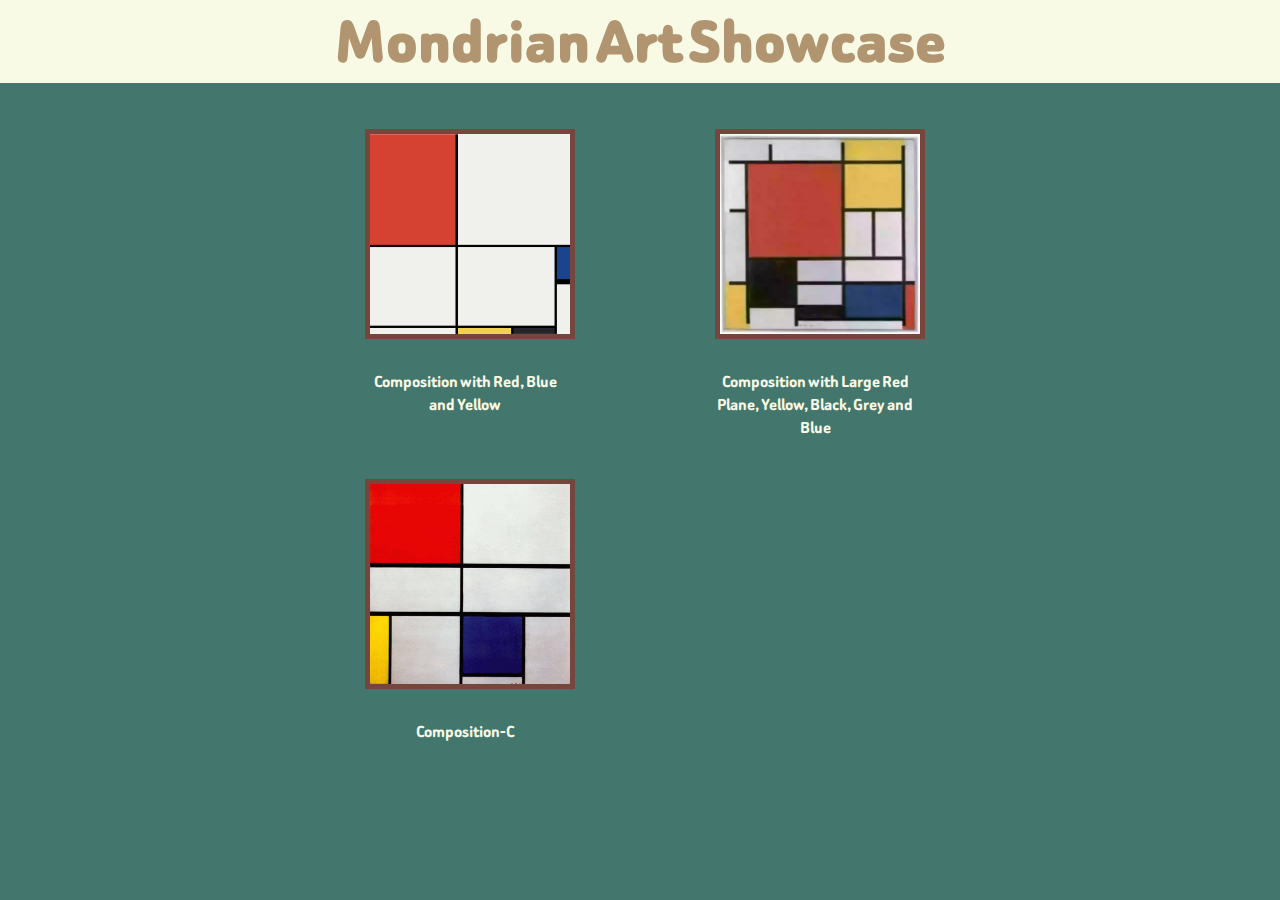
<file: index.html>
<!DOCTYPE html>
<html lang="en">
<head>
    <meta charset="UTF-8">
    <meta name="viewport" content="width=device-width, initial-scale=1.0">
    <title>Showcase</title>
    <link rel="stylesheet" href="style.css" />
</head>
<body>
    <div id="main">
        <h1 id="header">Mondrian Art Showcase</h1>
        <div class="grid-container">
            <a href="./Art/Composition-RBY.html">
                <div class="description">
                    <img class="art" src="./Images/Composition-RBY.png" alt="Composition with Red, Blue and Yellow">
                    <h4>Composition with Red, Blue and Yellow</h4>
                </div>
            </a>
            <a href="./Art/Composition-LRPYBGB.html">
                <div class="description">
                    <img class="art" src="./Images/Composition-LRPYBGB.webp" alt="Composition with Large Red Plane, Yellow, Black, Grey and Blue">
                    <h4>Composition with Large Red Plane, Yellow, Black, Grey and Blue</h4>
                </div>
            </a>
            <a href="./Art/Composition-C.html">
                <div class="description">
                    <img class="art" src="./Images/Composition-C.jpg" alt="Composition-C">
                    <h4>Composition-C</h4>
                </div>
            </a>
        </div>
    </div>
</body>
</html>
</file>
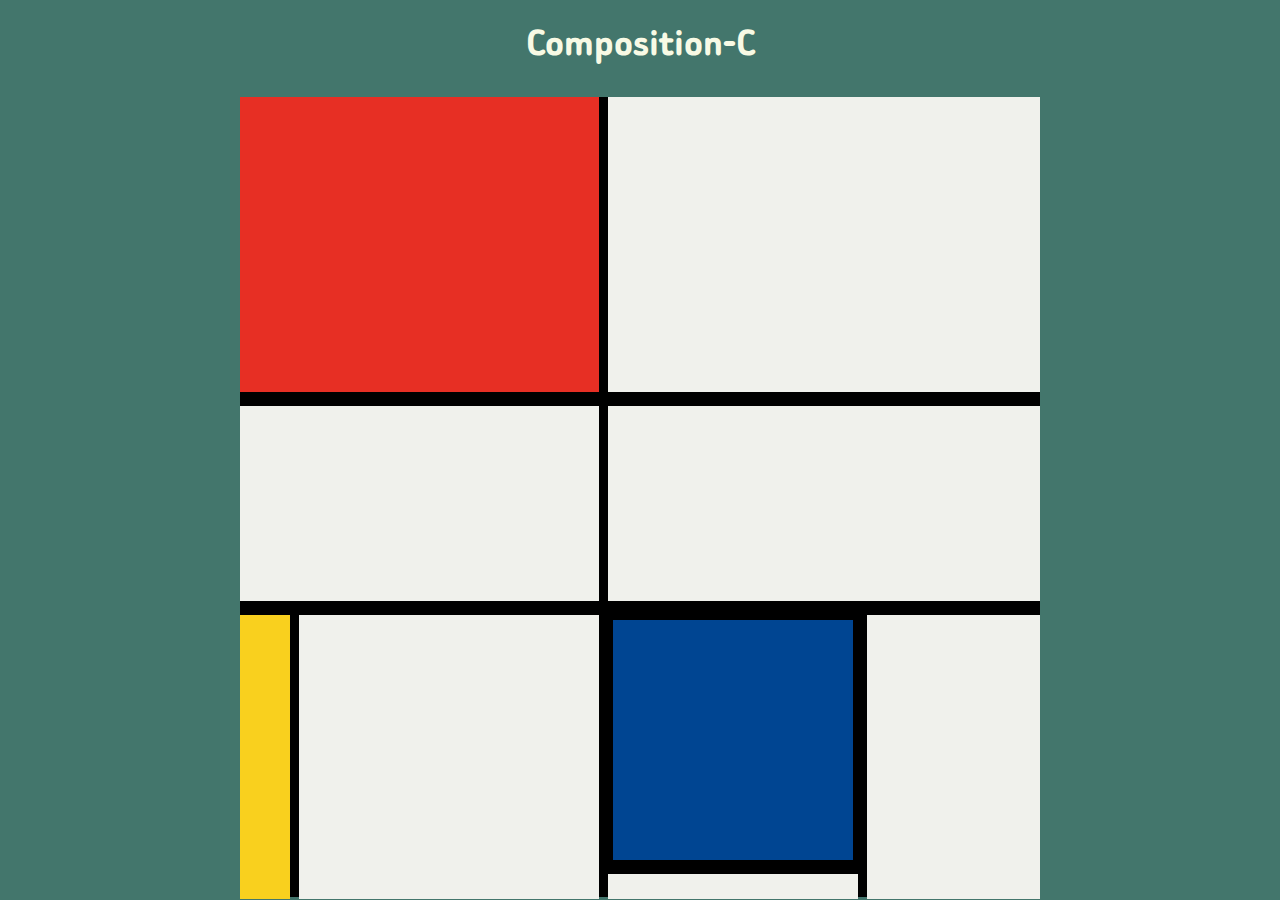
<file: Art/Composition-C.html>
<!DOCTYPE html>
<html lang="en">
<head>
    <meta charset="UTF-8">
    <meta name="viewport" content="width=device-width, initial-scale=1.0">
    <title>Composition-C</title>
    <style>
        /* Beiruti font import */
        @import url('https://fonts.googleapis.com/css2?family=Beiruti:wght@200..900&family=Bungee+Spice&display=swap');
        body {
            display: flex;
            align-items: center;
            justify-content: center;
            height: 100vh;
            margin: 0;
            padding: 0;
            flex-direction: column;
            background-color: #43766C;
            color: #F8FAE5;
        }
        .grid-container {
            background-color: black;
            height: 800px;
            width: 800px;
            display: grid;
            grid-template: 300px 200px 250px 25px / 50px 300px 250px 173px;
            gap: 9px;
            margin-bottom: 15px;
        }
        .red {
            background-color: #E72F24;
        }
        .white {
            background-color: #F0F1EC;
        }
        .blue {
            background-color: #004592;
        }
        .yellow {
            background-color: #F9D01E;
        }
        #red-top-left {
            grid-column: span 2;
            border-bottom: 5px solid black;
        }
        #white-top-right {
            grid-column: span 2;
            border-bottom: 5px solid black;
        }
        #white-middle-left {
            grid-column: span 2;
            border-bottom: 5px solid black;
        }
        #white-middle-right {
            grid-column: span 2;
            border-bottom: 5px solid black;
        }
        #yellow-bottom-left-left {
            grid-row: span 2;
        }
        #white-bottom-left-right {
            grid-row: span 2;
        }
        #blue-bottom-right-left-top {
            border: 5px solid black;
        }
        #white-bottom-right-right {
            grid-row: span 2;
            
        }
        h1 {
            font-family: "Beiruti", sans-serif;
            font-size: 32pt;
        }
        @media (max-width:600px) {
        .grid-container {
            height: 400px;
            width: 400px;
            grid-template: 150px 100px 125px 12.5px / 25px 150px 125px 86.5px;
            gap: 4.5px;
        }
        h1 {
            font-size: 24pt;
            margin: 50px 0;
            text-align: center;
        }
        body {
            justify-content: unset;
            gap: 10px
        }
    }
    </style>
</head>
<body>
    <h1>Composition-C</h1>
    <div class="grid-container">
        <div class="red" id="red-top-left"></div>
        <div class="white" id="white-top-right"></div>
        <div class="white" id="white-middle-left"></div>
        <div class="white" id="white-middle-right"></div>
        <div class="yellow" id="yellow-bottom-left-left"></div>
        <div class="white" id="white-bottom-left-right"></div>
        <div class="blue" id="blue-bottom-right-left-top"></div>
        <div class="white" id="white-bottom-right-right"></div>
        <div class="white" id="white-bottom-right-left-bottom"></div>
    </div>
</body>
</html>
</file>
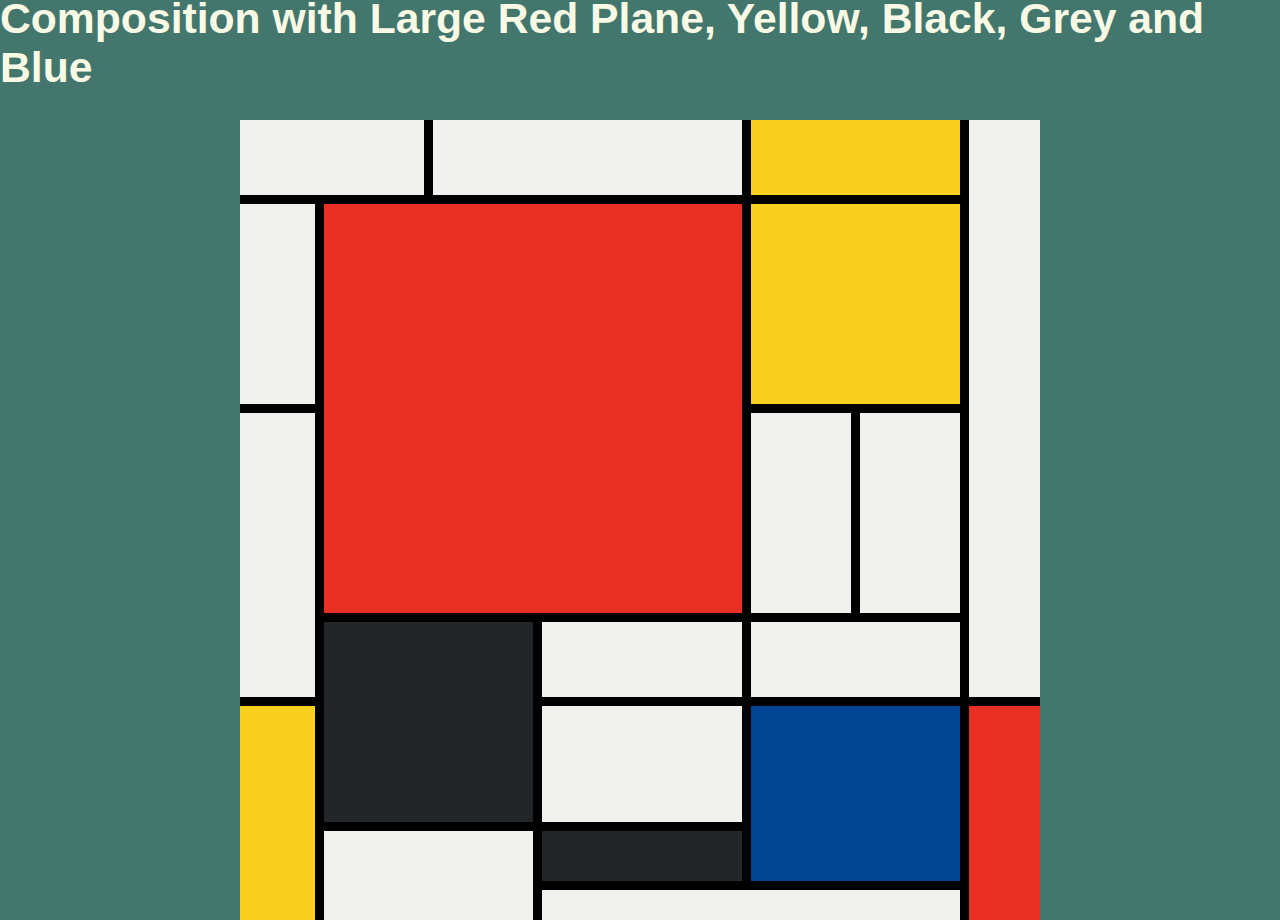
<file: Art/Composition-LRPYBGB.html>
<!DOCTYPE html>
<html lang="en">
<head>
    <meta charset="UTF-8">
    <meta name="viewport" content="width=device-width, initial-scale=1.0">
    <title>Composition with Large Red plane, Yellow, Black, Grey and Blue</title>
    <style>
        body {
            display: flex;
            align-items: center;
            justify-content: center;
            margin: 0;
            padding: 0;
            height: 100vh;
            flex-direction: column;
            background-color: #43766C;
            color: #F8FAE5;
        }
        .grid-container {
            background-color: black;
            width: 800px;
            height: 800px;
            display: grid;
            grid-template: 75px 200px 200px 75px 116px 50px 30px / 75px 100px 100px 200px 100px 100px 71px;
            gap: 9px;
            margin-bottom: 15px;
        }
        .red {
            background-color: #E72F24;
        }
        .white {
            background-color: #F0F1EC;
        }
        .blue {
            background-color: #004592;
        }
        .yellow {
            background-color: #F9D01E;
        }
        .black {
            background-color: #232629;
        }
        #block1 {
            grid-column: span 2;
        }
        #block2 {
            grid-column: span 2;
        }
        #block3 {
            grid-column: span 2;
        }
        #block12 {
            grid-row: span 4;
        }
        #block5 {
            grid-row: span 2;
            grid-column: span 3;
        }
        #block6 {
            grid-column: span 2;
        }
        #block7 {
            grid-row: span 2;
        }
        #block8 {
            grid-row: span 2;
            grid-column: span 2;
        }
        #block13 {
            grid-column: span 2;
        }
        #block14 {
            grid-row: span 3;
        }
        #block15 {
            grid-row: span 2;
            grid-column: span 2;
        }
        #block18 {
            grid-column: span 2;
            grid-row: span 2;
        }
        #block20 {
            grid-row: span 3;
        }
        #block16 {
            grid-column: span 3;
        }
        h1 {
            font-size: 32pt;
            font-family: "Beiruti", sans-serif;
        }
        @media (max-width: 600px) {
            h1 {
                font-size: 16pt;
                margin: 50px 0;
                text-align: center;
            }
            body {
                justify-content: unset;
                gap: 10px
            }
            .grid-container {
                width: 400px;
                height: 400px;
                grid-template: 37.5px 100px 100px 37.5px 58px 25px 15px / 37.5px 50px 50px 100px 50px 50px 35.5px;
                gap: 4.5px;
            }
        }
    </style>
</head>
<body>
    <h1>Composition with Large Red Plane, Yellow, Black, Grey and Blue</h1>
    <div class="grid-container">
        <div class="white" id="block1"></div>
        <div class="white" id="block2"></div>
        <div class="yellow" id="block3"></div>
        <div class="white" id="block12"></div>
        <div class="white" id="block4"></div>
        <div class="red" id="block5"></div>
        <div class="yellow" id="block6"></div>
        <div class="white" id="block7"></div>
        <div class="white" id="block10"></div>
        <div class="white" id="block11"></div>
        <div class="black" id="block8"></div>
        <div class="white" id="block9"></div>
        <div class="white" id="block13"></div>
        <div class="yellow" id="block14"></div>
        <div class="white" id="block19"></div>
        <div class="blue" id="block18"></div>
        <div class="red" id="block20"></div>
        <div class="white" id="block15"></div>
        <div class="black" id="block17"></div>
        <div class="white" id="block16"></div>
        
        
    </div>
</body>
</html>
</file>
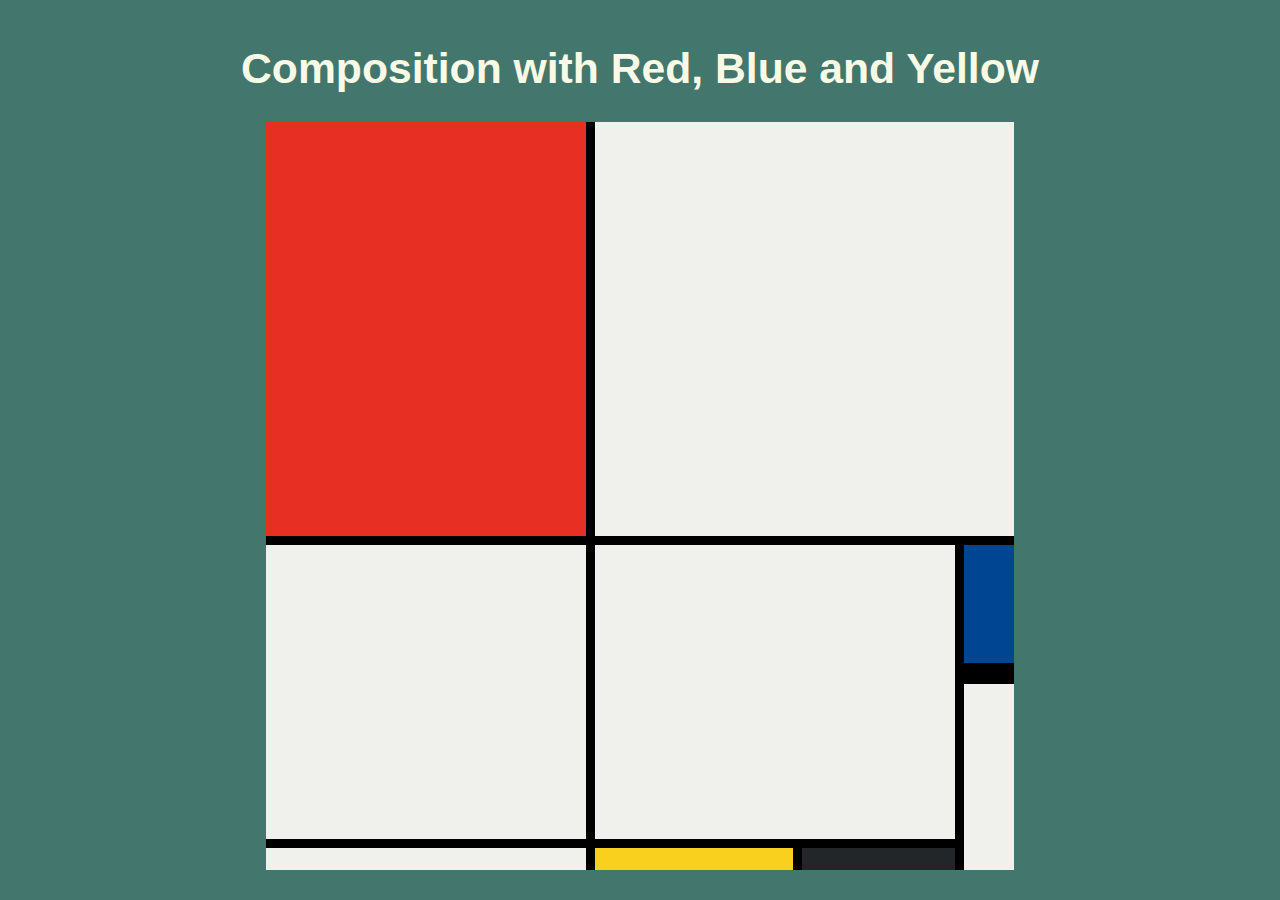
<file: Art/Composition-RBY.html>
<!DOCTYPE html>
<html lang="en">

<head>
  <meta charset="UTF-8">
  <meta name="viewport" content="width=device-width, initial-scale=1.0">
  <title>Mondrian Project</title>
  <style>
    body {
      display: flex;
      justify-content: center;
      align-items: center;
      height: 100vh;
      margin: 0;
      padding: 0;
      flex-direction: column;
      background-color: #43766C;
      color: #F8FAE5;
    }
    .grid-container {
      background-color: #000;
      width: 748px;
      height: 748px;
      display: grid;
      grid-template: 414px 130px 155px 22px / 320px 198px 153px 50px;
      gap: 9px;
      margin-bottom: 15px;
    }
    .red {
      background-color: #E72F24;
    }
    .white {
      background-color: #F0F1EC;
    }
    .black {
      background-color: #232629;
    }
    .blue {
      background-color: #004592;
    }
    .yellow {
      background-color: #F9D01E;
    }
    #white-top-right {
      grid-column: span 3;
    }
    #white-middle-left {
      grid-row: span 2;
    }
    #white-middle-middle {
      grid-row: span 2;
      grid-column: span 2;
    }
    #blue-middle-right-top {
      border-bottom: 12px solid black;
    }
    #white-middle-right-bottom {
      grid-row: span 2;
    }
    h1 {
      font-size: 32pt;
      font-family: "Beiruti", sans-serif;
    }
    @media (max-width:600px) {
      .grid-container {
        width: 374px;
        height: 374px;
        grid-template: 207px 65px 77.5px 11px / 160px 99px 76.5px 25px;
        gap: 4.5px;
      }
      h1 {
        font-size: 16pt;
        margin: 50px 0;
        text-align: center;
      }
      body {
        justify-content: unset;
        gap: 10px
      }
    }
  </style>
</head>

<body>
  <h1>Composition with Red, Blue and Yellow</h1>
  <div class="grid-container">
    <div class="red" id="red-top-left"></div>
      <div class="white" id="white-top-right"></div>
      <div class="white" id="white-middle-left"></div>
      <div class="white" id="white-middle-middle"></div>
      <div class="blue" id="blue-middle-right-top"></div>
      <div class="white" id="white-middle-right-bottom"></div>
      <div class="white" id="white-bottom-left"></div>
      <div class="yellow" id="yellow-bottom-middle-left"></div>
      <div class="black" id="black-bottom-middle-right"></div>
   </div>
</body>

</html>
</file>
<file: style.css>
/* Beiruti font import */
@import url('https://fonts.googleapis.com/css2?family=Beiruti:wght@200..900&family=Bungee+Spice&display=swap');

:root {
    --first-color: #43766C;
    --second-color: #F8FAE5; 
    --third-color: #B19470;
    --fourth-color: #76453B;
}

body {
    margin: 0;
    padding: 0;
    font-family: "Beiruti", sans-serif;
    background-color: var(--first-color);
    color: var(--third-color);
    /* color: white; */
}
#main {
    display: flex;
    flex-direction: column;
}
#header {
    text-align: center;
    font-size: 52pt;
    font-weight: 900;
    background-color: var(--second-color);
    margin-top: 0;
}
.grid-container {
    align-self: center;
    justify-content: space-around;
    display: grid;
    grid-template: 200px 200px / 200px 200px;
    grid-auto-rows: 200px;
    gap: 150px;
}
.art {
    width: 200px;
    height: 200px;
    border: 5px solid var(--fourth-color);
}
.description {
    text-align: center;
    color: var(--second-color);
    font-size: 14pt;
}
a {
    text-decoration: none;
}

@media (max-width: 600px)
{
    .grid-container {
        grid-template: 200px / 200px;
    }
    #header {
        font-size: 32pt;
        padding: 10px;
    }
}
</file>
